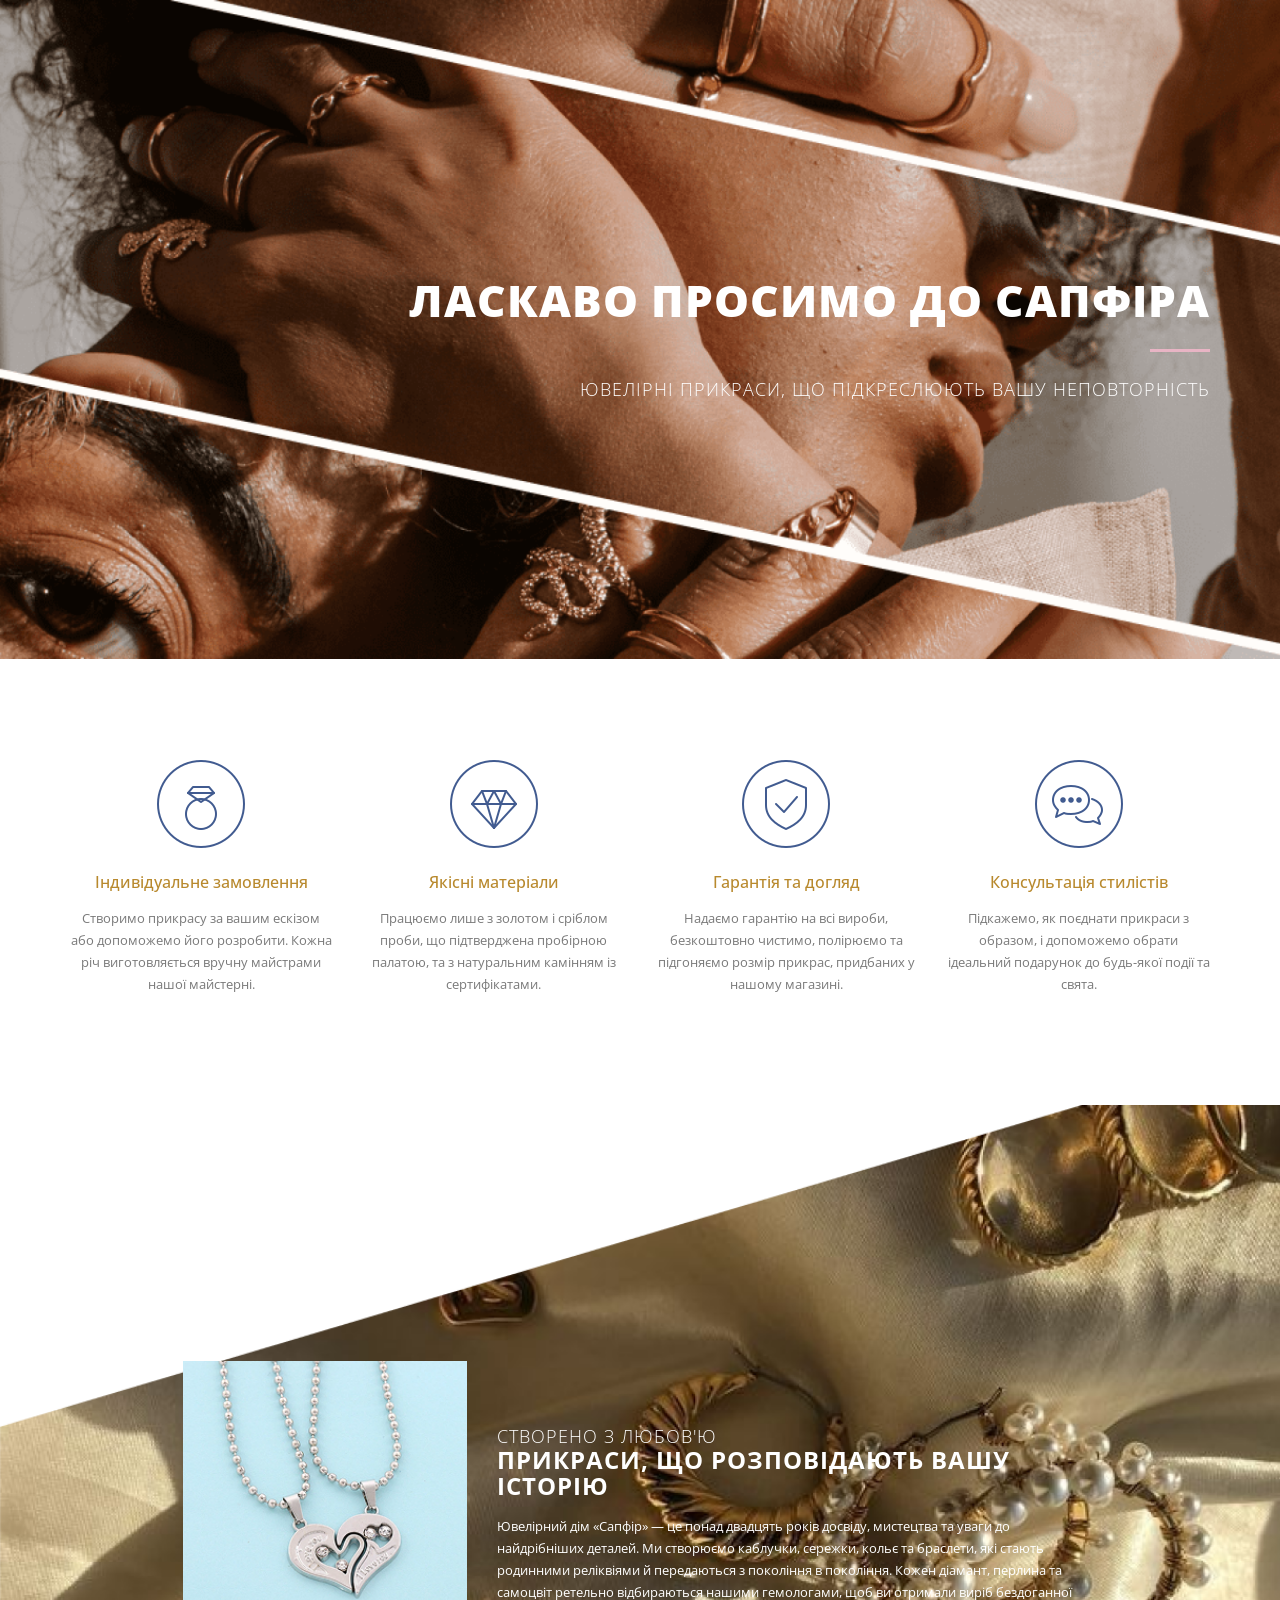
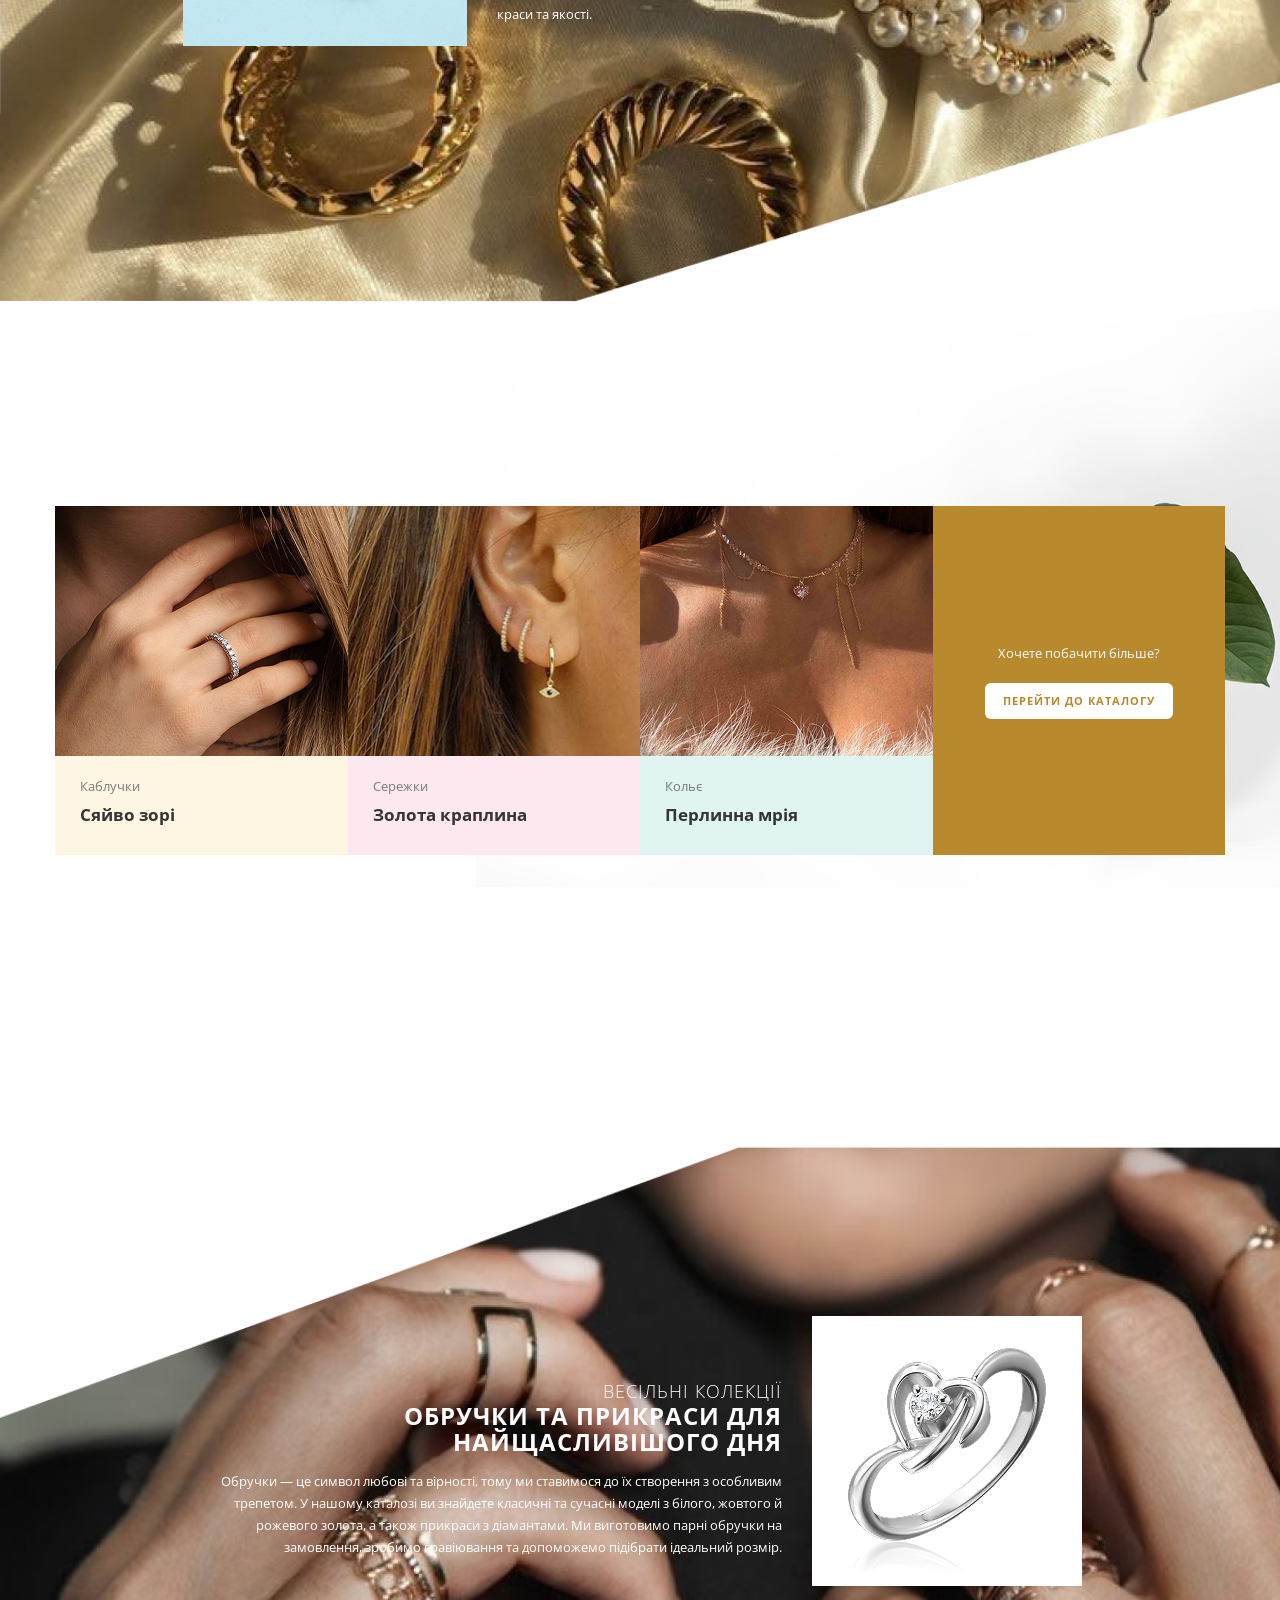
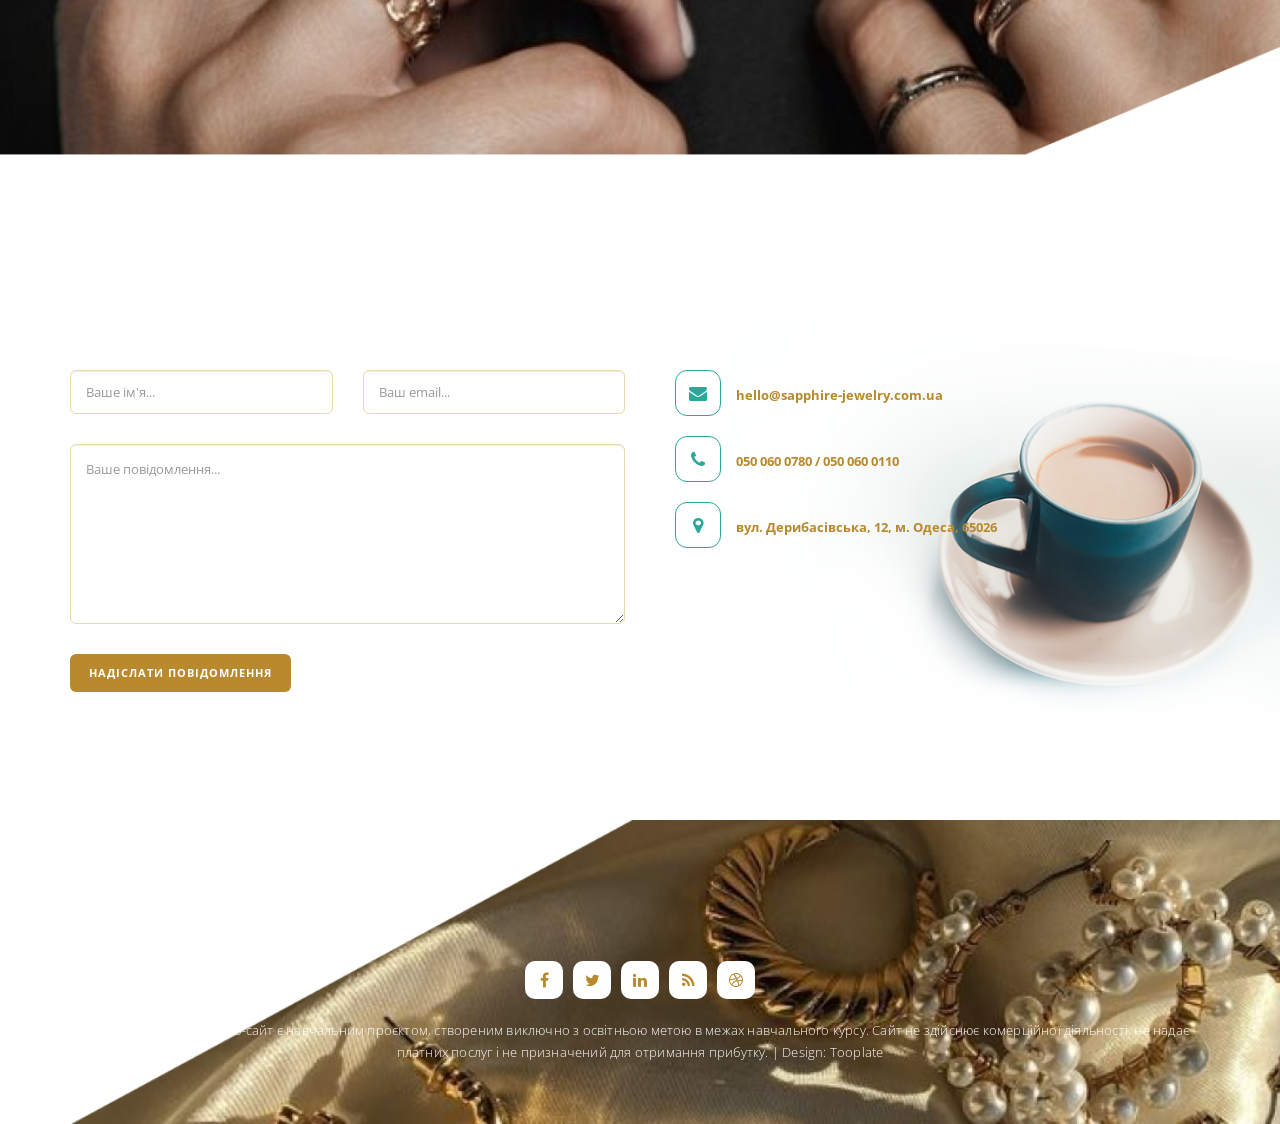
<file: index.html>
<!doctype html>
<!--[if lt IE 7]>      <html class="no-js lt-ie9 lt-ie8 lt-ie7" lang=""> <![endif]-->
<!--[if IE 7]>         <html class="no-js lt-ie9 lt-ie8" lang=""> <![endif]-->
<!--[if IE 8]>         <html class="no-js lt-ie9" lang=""> <![endif]-->
<!--[if gt IE 8]><!--> <html class="no-js" lang=""> <!--<![endif]-->
    <head>
        
<!-- Google tag (gtag.js) -->
<script async src="https://www.googletagmanager.com/gtag/js?id=G-JKP658HQ11"></script>
<script>
  window.dataLayer = window.dataLayer || [];
  function gtag(){dataLayer.push(arguments);}
  gtag('js', new Date());

  gtag('config', 'G-JKP658HQ11');
</script>
<script type="text/javascript">
    (function(c,l,a,r,i,t,y){
        c[a]=c[a]||function(){(c[a].q=c[a].q||[]).push(arguments)};
        t=l.createElement(r);t.async=1;t.src="https://www.clarity.ms/tag/"+i;
        y=l.getElementsByTagName(r)[0];y.parentNode.insertBefore(t,y);
    })(window, document, "clarity", "script", "z6gfza3abj");
</script>
        <meta charset="utf-8">
        <meta http-equiv="X-UA-Compatible" content="IE=edge,chrome=1">
<!--

Template 2091 Ziggy

http://www.tooplate.com/view/2091-ziggy

-->
        <title>Сапфір — ювелірний дім</title>
        <meta name="description" content="">
        <meta name="viewport" content="width=device-width, initial-scale=1">
        
        <link href="https://fonts.googleapis.com/css?family=Open+Sans:300,400,600,700,800" rel="stylesheet">
        <link rel="apple-touch-icon" href="apple-touch-icon.png">

        <link rel="stylesheet" href="css/bootstrap.min.css">
        <link rel="stylesheet" href="css/bootstrap-theme.min.css">
        <link rel="stylesheet" href="css/fontAwesome.css">
        <link rel="stylesheet" href="css/tooplate-style.css">

        <script src="js/vendor/modernizr-2.8.3-respond-1.4.2.min.js"></script>
    </head>
    <body>
        

        <section class="first-section">
          <div class="container">
            <div class="row">
              <div class="col-md-12">
                <div class="text-content">
                  <h2>Ласкаво просимо до Сапфіра</h2>
                  <div class="line-dec"></div>
                  <span>Ювелірні прикраси, що підкреслюють вашу неповторність</span>
                </div>
              </div>
            </div>
          </div>
        </section>

        <section class="second-section">
          <div class="container">
            <div class="row">
              <div class="col-md-3 col-sm-6">
                <div class="service-item">
                  <div class="icon">
                    <img src="img/first-icon.png" alt="">
                  </div>
                  <h4>Індивідуальне замовлення</h4>
                  <p>Створимо прикрасу за вашим ескізом або допоможемо його розробити. Кожна річ виготовляється вручну майстрами нашої майстерні.</p>
                </div>
              </div>
              <div class="col-md-3 col-sm-6">
                <div class="service-item">
                  <div class="icon">
                    <img src="img/second-icon.png" alt="">
                  </div>
                  <h4>Якісні матеріали</h4>
                  <p>Працюємо лише з золотом і сріблом проби, що підтверджена пробірною палатою, та з натуральним камінням із сертифікатами.</p>
                </div>
              </div>
              <div class="col-md-3 col-sm-6">
                <div class="service-item">
                  <div class="icon">
                    <img src="img/third-icon.png" alt="">
                  </div>
                  <h4>Гарантія та догляд</h4>
                  <p>Надаємо гарантію на всі вироби, безкоштовно чистимо, полірюємо та підгоняємо розмір прикрас, придбаних у нашому магазині.</p>
                </div>
              </div>
              <div class="col-md-3 col-sm-6">
                <div class="service-item">
                  <div class="icon">
                    <img src="img/fourth-icon.png" alt="">
                  </div>
                  <h4>Консультація стилістів</h4>
                  <p>Підкажемо, як поєднати прикраси з образом, і допоможемо обрати ідеальний подарунок до будь-якої події та свята.</p>
                </div>
              </div>
            </div>
          </div>
        </section>

        <section class="third-section">
          <div class="container">
            <div class="row">
              <div class="col-md-10 col-md-offset-1">
                <div class="left-image col-md-4">
                  <img src="img/left-image.png" alt="">
                </div>
                <div class="right-text col-md-8">
                  <h4><em>Створено з любов'ю</em><br>Прикраси, що розповідають вашу історію</h4>
                  <p>Ювелірний дім «Сапфір» — це понад двадцять років досвіду, мистецтва та уваги до найдрібніших деталей. Ми створюємо каблучки, сережки, кольє та браслети, які стають родинними реліквіями й передаються з покоління в покоління. Кожен діамант, перлина та самоцвіт ретельно відбираються нашими гемологами, щоб ви отримали виріб бездоганної краси та якості.</p>
                </div>
              </div>
            </div>
          </div>
        </section>

        <section class="fourth-section">
          <div class="container">
            <div class="row">
              <div class="col-md-3 col-sm-6">
                <div class="portfolio-item first-item">
                  <div class="image">
                    <a href="img/01-big-item.jpg" data-lightbox="image-1"><img src="img/first-item.jpg"></a>
                  </div>
                  <div class="text">
                    <span>Каблучки</span>
                    <h4>Сяйво зорі</h4>
                  </div>
                </div>
              </div>
              <div class="col-md-3 col-sm-6">
                <div class="portfolio-item second-item">
                  <div class="image">
                    <a href="img/02-big-item.jpg" data-lightbox="image-1"><img src="img/second-item.jpg"></a>
                  </div>
                  <div class="text">
                    <span>Сережки</span>
                    <h4>Золота краплина</h4>
                  </div>
                </div>
              </div>
              <div class="col-md-3 col-sm-6">
                <div class="portfolio-item third-item">
                  <div class="image">
                    <a href="img/03-big-item.jpg" data-lightbox="image-1"><img src="img/third-item.jpg"></a>
                  </div>
                  <div class="text">
                    <span>Кольє</span>
                    <h4>Перлинна мрія</h4>
                  </div>
                </div>
              </div>
              <div class="col-md-3 col-sm-6">
                <div class="send-to-portfolio">
                  <span>Хочете побачити більше?</span>
                  <div class="primary-button">
                    <a href="portfolio-page.html">Перейти до каталогу</a>
                  </div>
                </div>
              </div>
            </div>
          </div>
        </section>

        <section class="fivth-section">
          <div class="container">
            <div class="row">
              <div class="col-md-10 col-md-offset-1"> 
                <div class="left-text col-md-8">
                  <h4><em>Весільні колекції</em><br>обручки та прикраси для найщасливішого дня</h4>
                  <p>Обручки — це символ любові та вірності, тому ми ставимося до їх створення з особливим трепетом. У нашому каталозі ви знайдете класичні та сучасні моделі з білого, жовтого й рожевого золота, а також прикраси з діамантами. Ми виготовимо парні обручки на замовлення, зробимо гравіювання та допоможемо підібрати ідеальний розмір.</p>
                </div>
                <div class="right-image col-md-4">
                  <img src="img/right-image.png" alt="">
                </div>
              </div>
            </div>
          </div>
        </section>

        <section class="sixth-section">
          <div class="container">
            <div class="row">
              <div class="col-md-6">
                <div class="row">
                  <form id="contact" action="" method="post">
                    <div class="col-md-6">
                      <fieldset>
                        <input name="name" type="text" class="form-control" id="name" placeholder="Ваше ім'я..." required="">
                      </fieldset>
                    </div>
                    <div class="col-md-6">
                      <fieldset>
                        <input name="email" type="email" class="form-control" id="email" placeholder="Ваш email..." required="">
                      </fieldset>
                    </div>
                    <div class="col-md-12">
                      <fieldset>
                        <textarea name="message" rows="6" class="form-control" id="message" placeholder="Ваше повідомлення..." required=""></textarea>
                      </fieldset>
                    </div>
                    <div class="col-md-12">
                      <fieldset>
                        <button type="submit" id="form-submit" class="btn">Надіслати повідомлення</button>
                      </fieldset>
                    </div>
                  </form>
                </div>
              </div>
              <div class="col-md-5">
                <div class="right-info">
                  <ul>
                    <li><a href="#"><i class="fa fa-envelope"></i>hello@sapphire-jewelry.com.ua</a></li>
                    <li><a href="#"><i class="fa fa-phone"></i>050 060 0780 / 050 060 0110</a></li>
                    <li><a href="#"><i class="fa fa-map-marker"></i>вул. Дерибасівська, 12, м. Одеса, 65026</a></li>
                  </ul>
                </div>
              </div>
            </div>
          </div>
        </section>

        <footer>
          <div class="container">
            <div class="row">
              <div class="col-md-12">
                <ul>
                  <li><a href="https://www.facebook.com/tooplate"><i class="fa fa-facebook"></i></a></li>
                  <li><a href="#"><i class="fa fa-twitter"></i></a></li>
                  <li><a href="#"><i class="fa fa-linkedin"></i></a></li>
                  <li><a href="#"><i class="fa fa-rss"></i></a></li>
                  <li><a href="#"><i class="fa fa-dribbble"></i></a></li>
                </ul>
                <p>«Сапфір»
Увага! Цей веб-сайт є навчальним проєктом, створеним виключно з освітньою метою в межах навчального курсу. Сайт не здійснює комерційної діяльності, не надає платних послуг і не призначений для отримання прибутку.				
                        
                        | Design: <a href="https://www.facebook.com/tooplate" target="_parent">Tooplate</a></p>
              </div>
            </div>
          </div>
        </footer>

        <script src="//ajax.googleapis.com/ajax/libs/jquery/1.11.2/jquery.min.js"></script>
        <script>window.jQuery || document.write('<script src="js/vendor/jquery-1.11.2.min.js"><\/script>')</script>

        <script src="js/vendor/bootstrap.min.js"></script>

        <script src="js/plugins.js"></script>
        <script src="js/main.js"></script>

    </body>
</html>
</file>
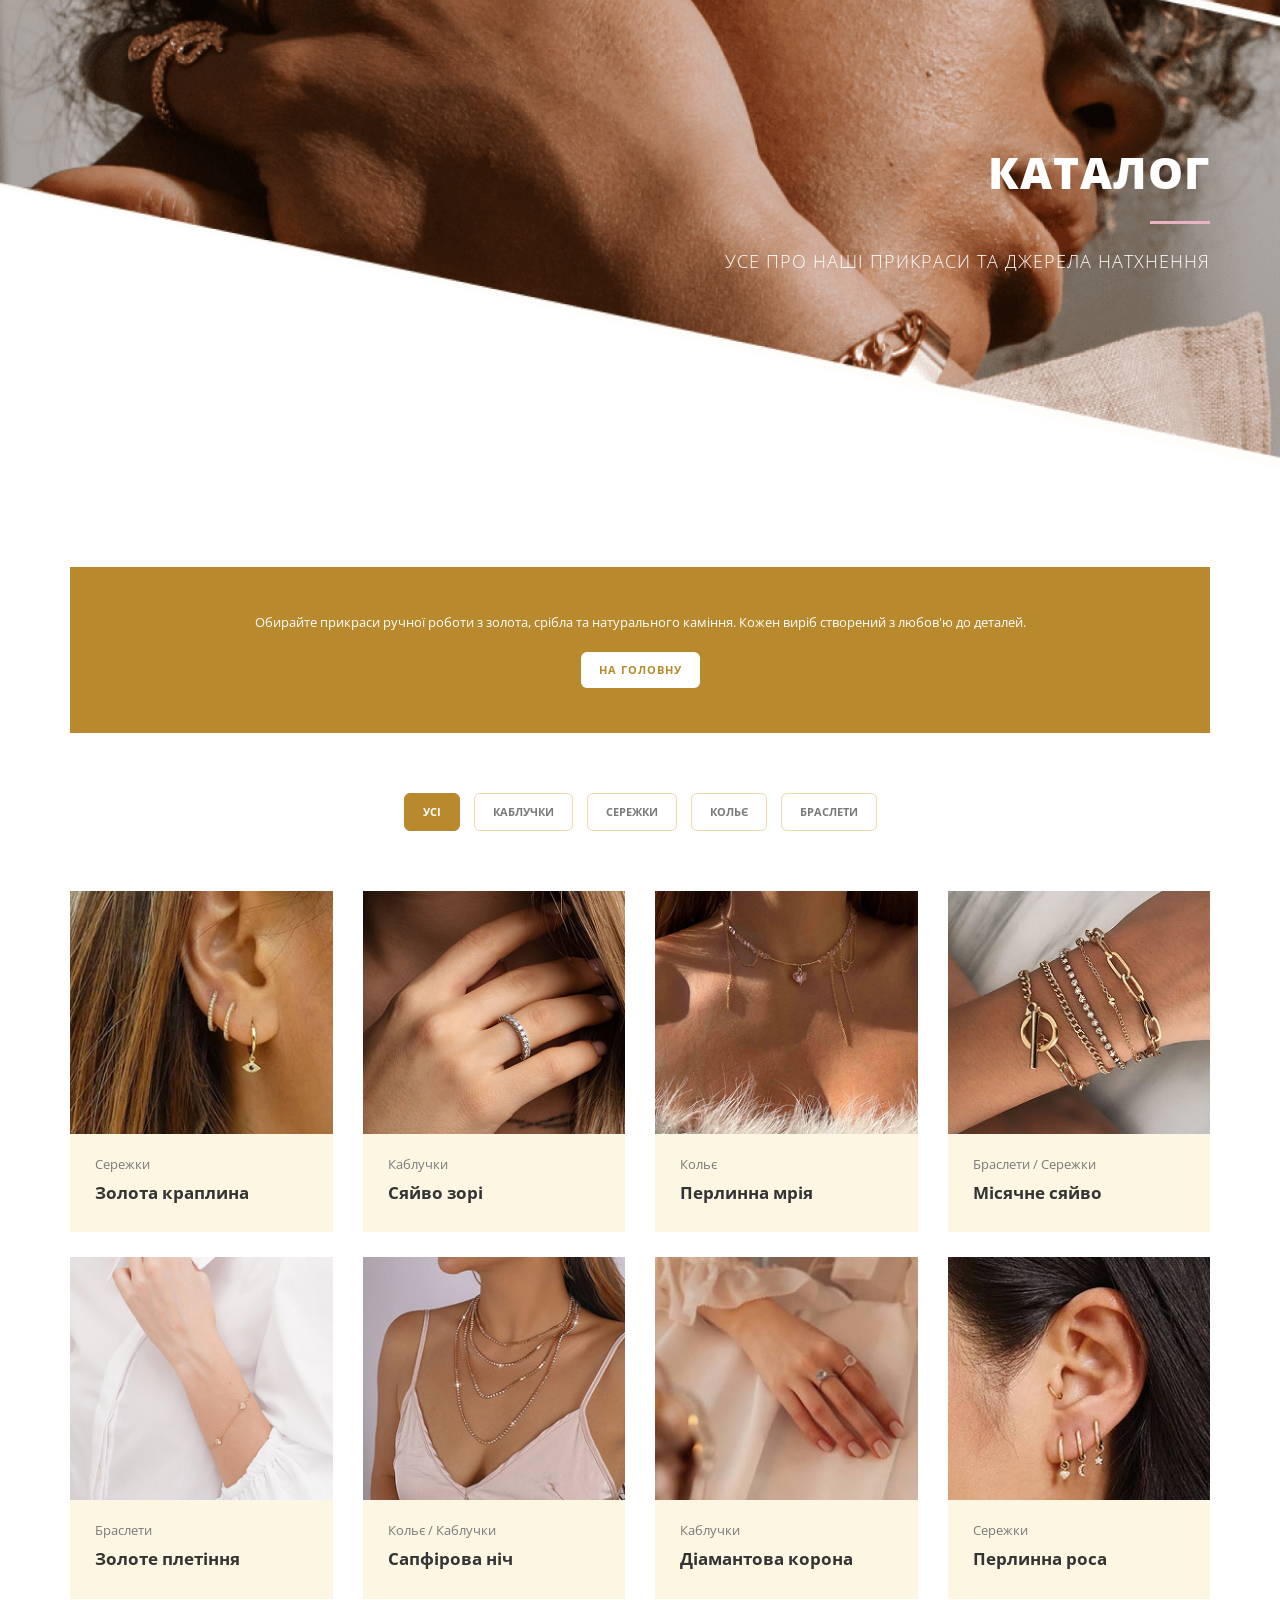
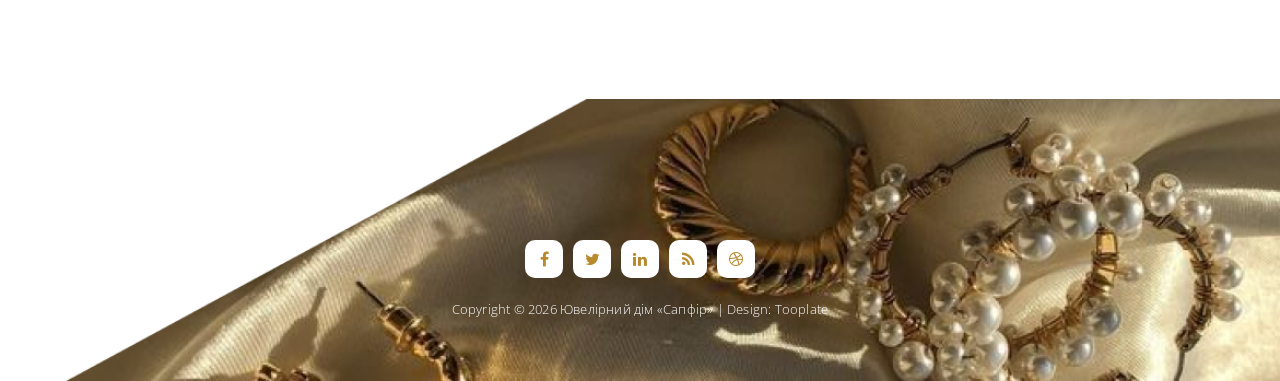
<file: portfolio-page.html>
<!doctype html>
<!--[if lt IE 7]>      <html class="no-js lt-ie9 lt-ie8 lt-ie7" lang=""> <![endif]-->
<!--[if IE 7]>         <html class="no-js lt-ie9 lt-ie8" lang=""> <![endif]-->
<!--[if IE 8]>         <html class="no-js lt-ie9" lang=""> <![endif]-->
<!--[if gt IE 8]><!--> <html class="no-js" lang=""> <!--<![endif]-->
    <head>
        <meta charset="utf-8">
        <meta http-equiv="X-UA-Compatible" content="IE=edge,chrome=1">
<!--

Template 2091 Ziggy

http://www.tooplate.com/view/2091-ziggy

-->
        <title>Сапфір — каталог прикрас</title>
        <meta name="description" content="">
        <meta name="viewport" content="width=device-width, initial-scale=1">
        
        <link href="https://fonts.googleapis.com/css?family=Open+Sans:300,400,600,700,800" rel="stylesheet">
        <link rel="apple-touch-icon" href="apple-touch-icon.png">

        <link rel="stylesheet" href="css/bootstrap.min.css">
        <link rel="stylesheet" href="css/bootstrap-theme.min.css">
        <link rel="stylesheet" href="css/fontAwesome.css">
        <link rel="stylesheet" href="css/tooplate-style.css">

        <script src="js/vendor/modernizr-2.8.3-respond-1.4.2.min.js"></script>
    </head>
    <body>
        

        <section class="first-gallery-section">
          <div class="container">
            <div class="row">
              <div class="col-md-12">
                <div class="text-content">
                  <h2>Каталог</h2>
                  <div class="line-dec"></div>
                  <span>Усе про наші прикраси та джерела натхнення</span>
                </div>
              </div>
            </div>
          </div>
        </section>


        <section class="send-to-home">
          <div class="container">
            <div class="row">
              <div class="col-md-12">
                <div class="back-to-home">
                  <span>Обирайте прикраси ручної роботи з золота, срібла та натурального каміння. Кожен виріб створений з любов'ю до деталей.</span>
                  <div class="primary-button">
                    <a href="index.html">На головну</a>
                  </div>
                </div>
              </div>
            </div>
          </div>
        </section>

  
        <div class="content-wrapper">
            <div class="inner-container container">
                <div class="projects-holder-3">
                    <div class="filter-categories">
                        <ul class="project-filter">
                            <li class="filter" data-filter="all"><span>Усі</span></li>
                            <li class="filter" data-filter="webdesign"><span>Каблучки</span></li>
                            <li class="filter" data-filter="nature"><span>Сережки</span></li>
                            <li class="filter" data-filter="responsive"><span>Кольє</span></li>
                            <li class="filter" data-filter="creative"><span>Браслети</span></li>
                        </ul>
                    </div>
                    <div class="projects-holder">
                        <div class="row">
                            <div class="col-md-3 col-sm-6 project-item mix nature">
                              <div class="image">
                                <a href="img/01-big-item.jpg" data-lightbox="image-1"><img src="img/01-item.jpg"></a>
                              </div>
                              <div class="text">
                                <span>Сережки</span>
                                <h4>Золота краплина</h4>
                              </div>
                            </div>
                            <div class="col-md-3 col-sm-6 project-item mix webdesign">
                              <div class="image">
                                <a href="img/02-big-item.jpg" data-lightbox="image-1"><img src="img/02-item.jpg"></a>
                              </div>
                              <div class="text">
                                <span>Каблучки</span>
                                <h4>Сяйво зорі</h4>
                              </div>
                            </div>
                            <div class="col-md-3 col-sm-6 project-item mix responsive">
                              <div class="image">
                                <a href="img/03-big-item.jpg" data-lightbox="image-1"><img src="img/03-item.jpg"></a>
                              </div>
                              <div class="text">
                                <span>Кольє</span>
                                <h4>Перлинна мрія</h4>
                              </div>
                            </div>
                            <div class="col-md-3 col-sm-6 project-item mix creative nature">
                              <div class="image">
                                <a href="img/04-big-item.jpg" data-lightbox="image-1"><img src="img/04-item.jpg"></a>
                              </div>
                              <div class="text">
                                <span>Браслети / Сережки</span>
                                <h4>Місячне сяйво</h4>
                              </div>
                            </div>
                            <div class="col-md-3 col-sm-6 project-item mix creative">
                              <div class="image">
                                <a href="img/05-big-item.jpg" data-lightbox="image-1"><img src="img/05-item.jpg"></a>
                              </div>
                              <div class="text">
                                <span>Браслети</span>
                                <h4>Золоте плетіння</h4>
                              </div>
                            </div>
                            <div class="col-md-3 col-sm-6 project-item mix responsive webdesign">
                              <div class="image">
                                <a href="img/06-big-item.jpg" data-lightbox="image-1"><img src="img/06-item.jpg"></a>
                              </div>
                              <div class="text">
                                <span>Кольє / Каблучки</span>
                                <h4>Сапфірова ніч</h4>
                              </div>
                            </div>
                            <div class="col-md-3 col-sm-6 project-item mix webdesign">
                              <div class="image">
                                <a href="img/07-big-item.jpg" data-lightbox="image-1"><img src="img/07-item.jpg"></a>
                              </div>
                              <div class="text">
                                <span>Каблучки</span>
                                <h4>Діамантова корона</h4>
                              </div>
                            </div>
                            <div class="col-md-3 col-sm-6 project-item mix nature">
                              <div class="image">
                                <a href="img/08-big-item.jpg" data-lightbox="image-1"><img src="img/08-item.jpg"></a>
                              </div>
                              <div class="text">
                                <span>Сережки</span>
                                <h4>Перлинна роса</h4>
                              </div>
                            </div>
                        </div>
                    </div>
                </div>
            </div>
        </div> 

        <footer>
          <div class="container">
            <div class="row">
              <div class="col-md-12">
                <ul>
                  <li><a href="https://www.facebook.com/tooplate"><i class="fa fa-facebook"></i></a></li>
                  <li><a href="#"><i class="fa fa-twitter"></i></a></li>
                  <li><a href="#"><i class="fa fa-linkedin"></i></a></li>
                  <li><a href="#"><i class="fa fa-rss"></i></a></li>
                  <li><a href="#"><i class="fa fa-dribbble"></i></a></li>
                </ul>
                <p>Copyright &copy; 2026 Ювелірний дім «Сапфір» 
                        
                        | Design: <a href="https://www.facebook.com/tooplate" target="_parent">Tooplate</a></p>
              </div>
            </div>
          </div>
        </footer>

        <script src="//ajax.googleapis.com/ajax/libs/jquery/1.11.2/jquery.min.js"></script>
        <script>window.jQuery || document.write('<script src="js/vendor/jquery-1.11.2.min.js"><\/script>')</script>

        <script src="js/vendor/bootstrap.min.js"></script>

        <script src="js/plugins.js"></script>
        <script src="js/main.js"></script>

    </body>
</html>
</file>
<file: css/tooplate-style.css>
/* 

Template 2091 Ziggy

http://www.tooplate.com/view/2091-ziggy

*/

/*============
BASIC STYLE
============*/

ul {
	padding: 0;
	margin: 0;
	list-style: none;
}

body {
	font-family: 'Open Sans', sans-serif;
}

p {
	font-size: 13px;
	color: #7a7a7a;
	line-height: 22px;
}

.primary-button a {
	text-decoration: none;
	padding: 10px 18px;
	display: inline-block;
	border-radius: 6px;
	font-size: 11px;
	text-transform: uppercase;
	font-weight: 700;
	letter-spacing: 1px;
}


/* ======================
----- FIRST SECTION------
=======================*/

.first-section {
	background-image: url(../img/first-section-bg.png);
	background-size: cover;
	width: 100%;
	background-repeat: no-repeat;
	padding: 20% 0px 20% 0px;
}

.first-section .text-content {
	text-align: right;
	color: #fff;
}

.first-section .text-content h2 {
	font-size: 44px;
	text-transform: uppercase;
	font-weight: 900;
	letter-spacing: 1px;
}

.first-section .text-content .line-dec {
	width: 60px;
	height: 3px;
	background-color: #e8b4c4;
	margin: 25px 0px 25px auto;
}

.first-section .text-content span {
	font-size: 18px;
	text-transform: uppercase;
	font-weight: 300;
	letter-spacing: 1px;
}


/* ======================
---- SECOND SECTION------
=======================*/

.second-section {
	padding: 100px 0px;
}

.second-section .service-item {
	text-align: center;
}

.second-section .service-item .icon img {
	max-width: 100%;
	overflow: hidden;
}

.second-section h4 {
	font-size: 16px;
	color: #b8892d;
	margin-top: 25px;
	margin-bottom: 15px;
}


/* ======================
----- THIRD SECTION------
=======================*/

.third-section {
	background-image: url(../img/third-section-bg.png);
	background-size: cover;
	width: 100%;
	background-repeat: no-repeat;
	padding: 20% 0px;
}

.third-section .left-image img {
	width: 100%;
	overflow: hidden;
	text-align: center;
}

.third-section .right-text {
	display: inline;
}

.third-section em {
	font-size: 18px;
	font-style: normal;
	font-weight: 300;
}

.third-section h4 {
	margin-top: 60px;
	color: #fff;
	font-size: 24px;
	font-weight: 700;
	text-transform: uppercase;
	letter-spacing: 1px;
}

.third-section p {
	color: #fff;
	margin-top: 15px;
}


/* ======================
---- FOURTH SECTION -----
=======================*/

.fourth-section {
	background-image: url(../img/fourth-section-bg.png);
	background-size: cover;
	width: 100%;
	background-repeat: no-repeat;
	padding: 16% 0px;
}

.fourth-section .col-md-3 {
	padding-left: 0px;
	padding-right: 0px;
}

.fourth-section .portfolio-item img {
	width: 100%;
	overflow: hidden;
}

.fourth-section .first-item .text {
	background-color: #fdf6e3;
}

.fourth-section .second-item .text {
	background-color: #fce8ee;
}

.fourth-section .third-item .text {
	background-color: #e0f4f1;
}

.fourth-section .portfolio-item .text {
	padding: 20px 25px;
}

.fourth-section .portfolio-item .text span {
	font-size: 13px;
	color: #7a7a7a;
}

.fourth-section .portfolio-item .text h4 {
	font-size: 17px;
	color: #343434;
	font-weight: 700;
}

.fourth-section .send-to-portfolio {
	background-color: #b8892d;
	text-align: center;
	padding:  46.7% 0px;
}

.fourth-section .send-to-portfolio span {
	display: inline-block;
	font-size: 13px;
	color: #fff;
}

.fourth-section .send-to-portfolio .primary-button {
	margin-top: 20px;
}

.fourth-section .send-to-portfolio .primary-button a {
	background-color: #fff;
	color: #b8892d;
	transition: all 0.3s;
}

.fourth-section .send-to-portfolio .primary-button a:hover {
	background-color: #2aa89a;
	color: #fff;
	transform: translateY(-3px);
	box-shadow: 0 6px 14px rgba(0, 0, 0, 0.2);
}


/* ======================
----- FIVTH SECTION------
=======================*/

.fivth-section {
	background-image: url(../img/fivth-section-bg.png);
	background-size: cover;
	width: 100%;
	background-repeat: no-repeat;
	padding: 20% 0px;
}

.fivth-section .right-image {
	display: inline;
}

.fivth-section .right-image img {
	max-width: 100%;
	overflow: hidden;
	text-align: center;
}

.fivth-section .left-text {
	display: inline;
	text-align: right;
}

.fivth-section em {
	font-size: 18px;
	font-style: normal;
	font-weight: 300;
}

.fivth-section h4 {
	margin-top: 60px;
	color: #fff;
	font-size: 24px;
	font-weight: 700;
	text-transform: uppercase;
	letter-spacing: 1px;
}

.fivth-section p {
	color: #fff;
	margin-top: 15px;
}


/* ======================
----- SIXTH SECTION------
=======================*/

.sixth-section {
	background-image: url(../img/sixth-section-bg.png);
	background-size: cover;
	width: 100%;
	background-repeat: no-repeat;
	padding: 10% 0px;
}

.sixth-section input {
	padding-left: 15px;
	font-size: 13px;
	color: #7a7a7a;
	border: 1px solid #ecd9a8;
	outline: none;
	height: 44px;
	border-radius: 6px;
	width: 100%;
	margin-bottom: 30px;
}

.sixth-section textarea {
	border-radius: 6px;
	border: 1px solid #ecd9a8;
	padding: 15px;
	font-size: 13px;
	color: #7a7a7a;
	outline: none;
	margin-bottom: 25px;
	height: 180px;
	max-height: 250px;
	width: 100%;
	max-width: 100%;
	max-height: 240px;
	display: inline-block;
}

.sixth-section button {
	text-decoration: none;
	padding: 10px 18px;
	display: inline-block;
	border-radius: 6px;
	font-size: 11px;
	text-transform: uppercase;
	font-weight: 700;
	background-color: #b8892d;
	color: #fff;
	letter-spacing: 1px;
	transition: all 0.3s;
}

.sixth-section button:hover {
	color: #fff;
	background-color: #d98aa6;
	transform: translateY(-3px);
	box-shadow: 0 6px 14px rgba(184, 137, 45, 0.35);
}

.sixth-section .right-info {
	margin-left: 20px;
}

.sixth-section .right-info ul {
	padding: 0;
	margin: 0;
	list-style: none;
}

.sixth-section .right-info ul li {
	display: block;
	font-size: 13px;
	font-weight: 700;
	color: #b8892d;
	margin-bottom: 20px;
}

.sixth-section .right-info ul li a {
	text-decoration: none;
	color: #b8892d;
}

.sixth-section .right-info ul li i {
	margin-right: 15px;
	display: inline-block;
	width: 46px;
	height: 46px;
	line-height: 46px;
	text-align: center;
	color: #2aa89a;
	border-radius: 12px;
	border: 1px solid #2aa89a;
	font-size: 18px;
}

/* ======================
----- FOOTER SECTION ----
=======================*/

footer {
	text-align: center;
	background-image: url(../img/footer-bg.png);
	background-size: cover;
	width: 100%;
	background-repeat: no-repeat;
	padding: 11% 0px 4% 0px;
}

footer ul {
	padding: 0;
	margin: 0;
	list-style: none;
}

footer ul li {
	display: inline-block;
	margin: 0 3px;
}

footer ul li a {
	font-size: 16px;
	color: #b8892d;
	display: inline-block;
	width: 38px;
	height: 38px;
	line-height: 38px;
	text-align: center;
	background-color: #fff;
	border-radius: 10px;
	transition: all 0.3s;
}

footer ul li a:hover {
	background-color: #d98aa6;
	color: #fff;
	transform: translateY(-3px);
}

footer p {
	margin-top: 20px;
	font-size: 13px;
	font-weight: 300;
	letter-spacing: 0.2px;
	color: #fff;
}

footer em {
	font-style: normal;
	font-weight: 600;
}

footer a {
	color: #fff;
}

footer a:hover {
	color: #f4b8cb;
}


/* =====================
----- GALLERY PAGE -----
======================*/

.first-gallery-section {
	background-image: url(../img/heading-bg.png);
	background-size: cover;
	width: 100%;
	background-repeat: no-repeat;
	padding: 10% 0px 15% 0px;
}

.first-gallery-section .text-content {
	text-align: right;
	color: #fff;
}

.first-gallery-section .text-content h2 {
	font-size: 44px;
	text-transform: uppercase;
	font-weight: 900;
	letter-spacing: 1px;
}

.first-gallery-section .text-content .line-dec {
	width: 60px;
	height: 3px;
	background-color: #e8b4c4;
	margin: 25px 0px 25px auto;
}

.first-gallery-section .text-content span {
	font-size: 18px;
	text-transform: uppercase;
	font-weight: 300;
	letter-spacing: 1px;
}

.send-to-home  {
	margin-top: 100px;
	margin-bottom: 50px;
}

.send-to-home .back-to-home {
	background-color: #b8892d;
	text-align: center;
	padding: 45px 0px;
}

.send-to-home .back-to-home span {
	display: inline-block;
	font-size: 13px;
	color: #fff;
}

.send-to-home .back-to-home .primary-button {
	margin-top: 20px;
}

.send-to-home .back-to-home .primary-button a {
	background-color: #fff;
	color: #b8892d;
	transition: all 0.3s;
}

.send-to-home .back-to-home .primary-button a:hover {
	background-color: #2aa89a;
	color: #fff;
	transform: translateY(-3px);
	box-shadow: 0 6px 14px rgba(0, 0, 0, 0.2);
}

.filter-categories {
  text-align: center;
  margin-bottom: 20px;
  margin-top: 10px;
}

.filter-categories ul li {
  margin: 0px 5px 15px 5px;
  display: inline-block;
}

.filter-categories ul li span {
  cursor: pointer;
  color: #7a7a7a;
  border-radius: 6px;
  background: white;
  display: inline-block;
  border: 1px solid #ecd9a8;
  padding: 10px 18px;
  font-size: 11px;
  text-transform: uppercase;
  font-weight: 700;
  transition: all 0.3s;
}

.filter-categories ul li span:hover {
  background: #fce8ee;
  color: #b8892d;
  border: 1px solid #d98aa6;
  transform: translateY(-2px);
}

.filter-categories ul li.active span {
  background: #b8892d;
  color: white;
  border: 1px solid #b8892d;
}

.projects-holder .mix {
  display: none;
}

.content-wrapper {
	margin-bottom: 100px;
	text-align: center;
}

.content-wrapper .portfolio-items {
	margin-top: 30px;
}

.content-wrapper ul {
	padding: 0;
	margin: 0;
	list-style: none;
}

.content-wrapper .project-item {
	margin-top: 25px;
}

.content-wrapper .project-item img {
	width: 100%;
	overflow: hidden;
}

.content-wrapper .project-item .text {
	text-align: left;
	padding: 20px 25px;
	background-color: #fdf6e3;
}

.content-wrapper .project-item .text span {
	font-size: 13px;
	color: #7a7a7a;
}

.content-wrapper .project-item .text h4 {
	font-size: 17px;
	color: #343434;
	font-weight: 700;
}


/* ======================
-- RESPONSIVE SECTION ---
=======================*/

@media (max-width: 1200px){

	.fourth-section .send-to-portfolio {
		padding:  47.5% 0px;
	}

	.gallery-page .portfolio-items  {
		margin-right: 15px;
	}

}

@media (max-width: 992px){

	.fourth-section .send-to-portfolio {
		padding:  45.8% 0px;
	}

	.third-section {
		text-align: center;
	}

	.third-section .right-text {
		text-align: left;
	}

	.third-section .left-image img {
		width: 50%;
	}

	.fivth-section {
		text-align: center;
	}

	.fivth-section .left-text {
		text-align: left;
	}

	.fivth-section .right-image img {
		margin-top: 30px;
		width: 50%;
	}

	.sixth-section .right-info {
		text-align: left;
		margin-left: 0px;
		margin-top: 45px;
	}

}

@media (max-width: 850px){

	.send-to-home  {
		margin-top: 80px;
	}

	.first-gallery-section {
		padding: 10% 0px 40% 0px;
	}

	.first-section {
		padding: 150px 0px 200px 0px;
	}

	.first-section .text-content {
		text-align: center;
	}

	.first-section .text-content .line-dec {
		margin: 25px auto;
	}

	.second-section {
		padding: 50px 0px 0px 0px;
	}

	.second-section .service-item {
		margin-bottom: 50px;
	}

	.third-section {
		margin-top: -50px;
		text-align: center;
		padding: 250px 0px 150px 0px;
	}

	.third-section .right-text {
		text-align: left;
	}

	.fourth-section {
		padding: 150px 0px;
	}

	.fourth-section .col-md-3 {
		padding-left: 15px;
		padding-right: 15px;
	}

	.fourth-section .portfolio-item {
		margin-bottom: 30px;
	}

	.fourth-section .send-to-portfolio {
		padding:  46% 0px;
	}

	.fivth-section {
		text-align: center;
		padding: 50px 0px 250px 0px;
	}

	.fivth-section .left-text {
		text-align: left;
		margin-bottom: 30px;
		display: inline-block;
	}

	.sixth-section {
		text-align: center;
		padding: 0px 0px 0px 0px;
	}

	.sixth-section .right-info {
		text-align: left;
		margin-left: 0px;
		margin-top: 45px;
	}

	footer {
		margin-top: -50px;
		padding: 200px 0px 20px 0px;
	}
}


@media (max-width: 590px){

	.third-section {
		text-align: center;
	}

	.third-section .left-image img {
		width: 80%;
	}

	.fivth-section {
		text-align: center;
	}

	.fivth-section .right-image img {
		width: 80%;
	}
	
}

/*========================================
----------- LIGHT BOX STYLE ------------
========================================*/

/* Preload images */
body:after {
  content: url(../img/close.png) url(../img/loading.gif) url(../img/prev.png) url(../img/next.png);
  display: none;
}

body.lb-disable-scrolling {
  overflow: hidden;
}

.lightboxOverlay {
  position: absolute;
  top: 0;
  left: 0;
  z-index: 9999;
  background-color: black;
  filter: progid:DXImageTransform.Microsoft.Alpha(Opacity=80);
  opacity: 0.8;
  display: none;
}

.lightbox {
  position: absolute;
  margin-top: 5%;
  left: 0;
  width: 100%;
  z-index: 10000;
  text-align: center;
  line-height: 0;
  font-weight: normal;
}

.lightbox .lb-image {
  display: block;
  height: auto;
  max-width: inherit;
  max-height: none;
  border-radius: 3px;

  /* Image border */
  border: 4px solid white;
}

.lightbox a img {
  border: none;
}

.lb-outerContainer {
  position: relative;
  *zoom: 1;
  width: 250px;
  height: 250px;
  margin: 0 auto;
  border-radius: 4px;

  /* Background color behind image.
     This is visible during transitions. */
  background-color: white;
}

.lb-outerContainer:after {
  content: "";
  display: table;
  clear: both;
}

.lb-loader {
  position: absolute;
  top: 43%;
  left: 0;
  height: 25%;
  width: 100%;
  text-align: center;
  line-height: 0;
}

.lb-cancel {
  display: block;
  width: 32px;
  height: 32px;
  margin: 0 auto;
  background: url(../img/loading.gif) no-repeat;
}

.lb-nav {
  position: absolute;
  top: 0;
  left: 0;
  height: 100%;
  width: 100%;
  z-index: 10;
}

.lb-container > .nav {
  left: 0;
}

.lb-nav a {
  outline: none;
  background-image: url('[data-uri]');
}

.lb-prev, .lb-next {
  height: 100%;
  cursor: pointer;
  display: block;
}

.lb-nav a.lb-prev {
  width: 34%;
  left: 0;
  float: left;
  background: url(../img/prev.png) left 48% no-repeat;
  filter: progid:DXImageTransform.Microsoft.Alpha(Opacity=0);
  opacity: 0;
  -webkit-transition: opacity 0.6s;
  -moz-transition: opacity 0.6s;
  -o-transition: opacity 0.6s;
  transition: opacity 0.6s;
}

.lb-nav a.lb-prev:hover {
  filter: progid:DXImageTransform.Microsoft.Alpha(Opacity=100);
  opacity: 1;
}

.lb-nav a.lb-next {
  width: 64%;
  right: 0;
  float: right;
  background: url(../img/next.png) right 48% no-repeat;
  filter: progid:DXImageTransform.Microsoft.Alpha(Opacity=0);
  opacity: 0;
  -webkit-transition: opacity 0.6s;
  -moz-transition: opacity 0.6s;
  -o-transition: opacity 0.6s;
  transition: opacity 0.6s;
}

.lb-nav a.lb-next:hover {
  filter: progid:DXImageTransform.Microsoft.Alpha(Opacity=100);
  opacity: 1;
}

.lb-dataContainer {
  margin: 0 auto;
  padding-top: 5px;
  *zoom: 1;
  width: 100%;
  -moz-border-radius-bottomleft: 4px;
  -webkit-border-bottom-left-radius: 4px;
  border-bottom-left-radius: 4px;
  -moz-border-radius-bottomright: 4px;
  -webkit-border-bottom-right-radius: 4px;
  border-bottom-right-radius: 4px;
}

.lb-dataContainer:after {
  content: "";
  display: table;
  clear: both;
}

.lb-data {
  padding: 0 4px;
  color: #ccc;
}

.lb-data .lb-details {
  width: 85%;
  float: left;
  text-align: left;
  line-height: 1.1em;
}

.lb-data .lb-caption {
  font-size: 13px;
  font-weight: bold;
  line-height: 1em;
}

.lb-data .lb-caption a {
  color: #4ae;
}

.lb-data .lb-number {
  display: block;
  clear: left;
  padding-bottom: 1em;
  font-size: 12px;
  color: #999999;
}

.lb-data .lb-close {
  display: block;
  float: right;
  width: 30px;
  height: 30px;
  background: url(../img/close.png) top right no-repeat;
  text-align: right;
  outline: none;
  filter: progid:DXImageTransform.Microsoft.Alpha(Opacity=70);
  opacity: 0.7;
  -webkit-transition: opacity 0.2s;
  -moz-transition: opacity 0.2s;
  -o-transition: opacity 0.2s;
  transition: opacity 0.2s;
}

.lb-data .lb-close:hover {
  cursor: pointer;
  filter: progid:DXImageTransform.Microsoft.Alpha(Opacity=100);
  opacity: 1;
}
</file>
